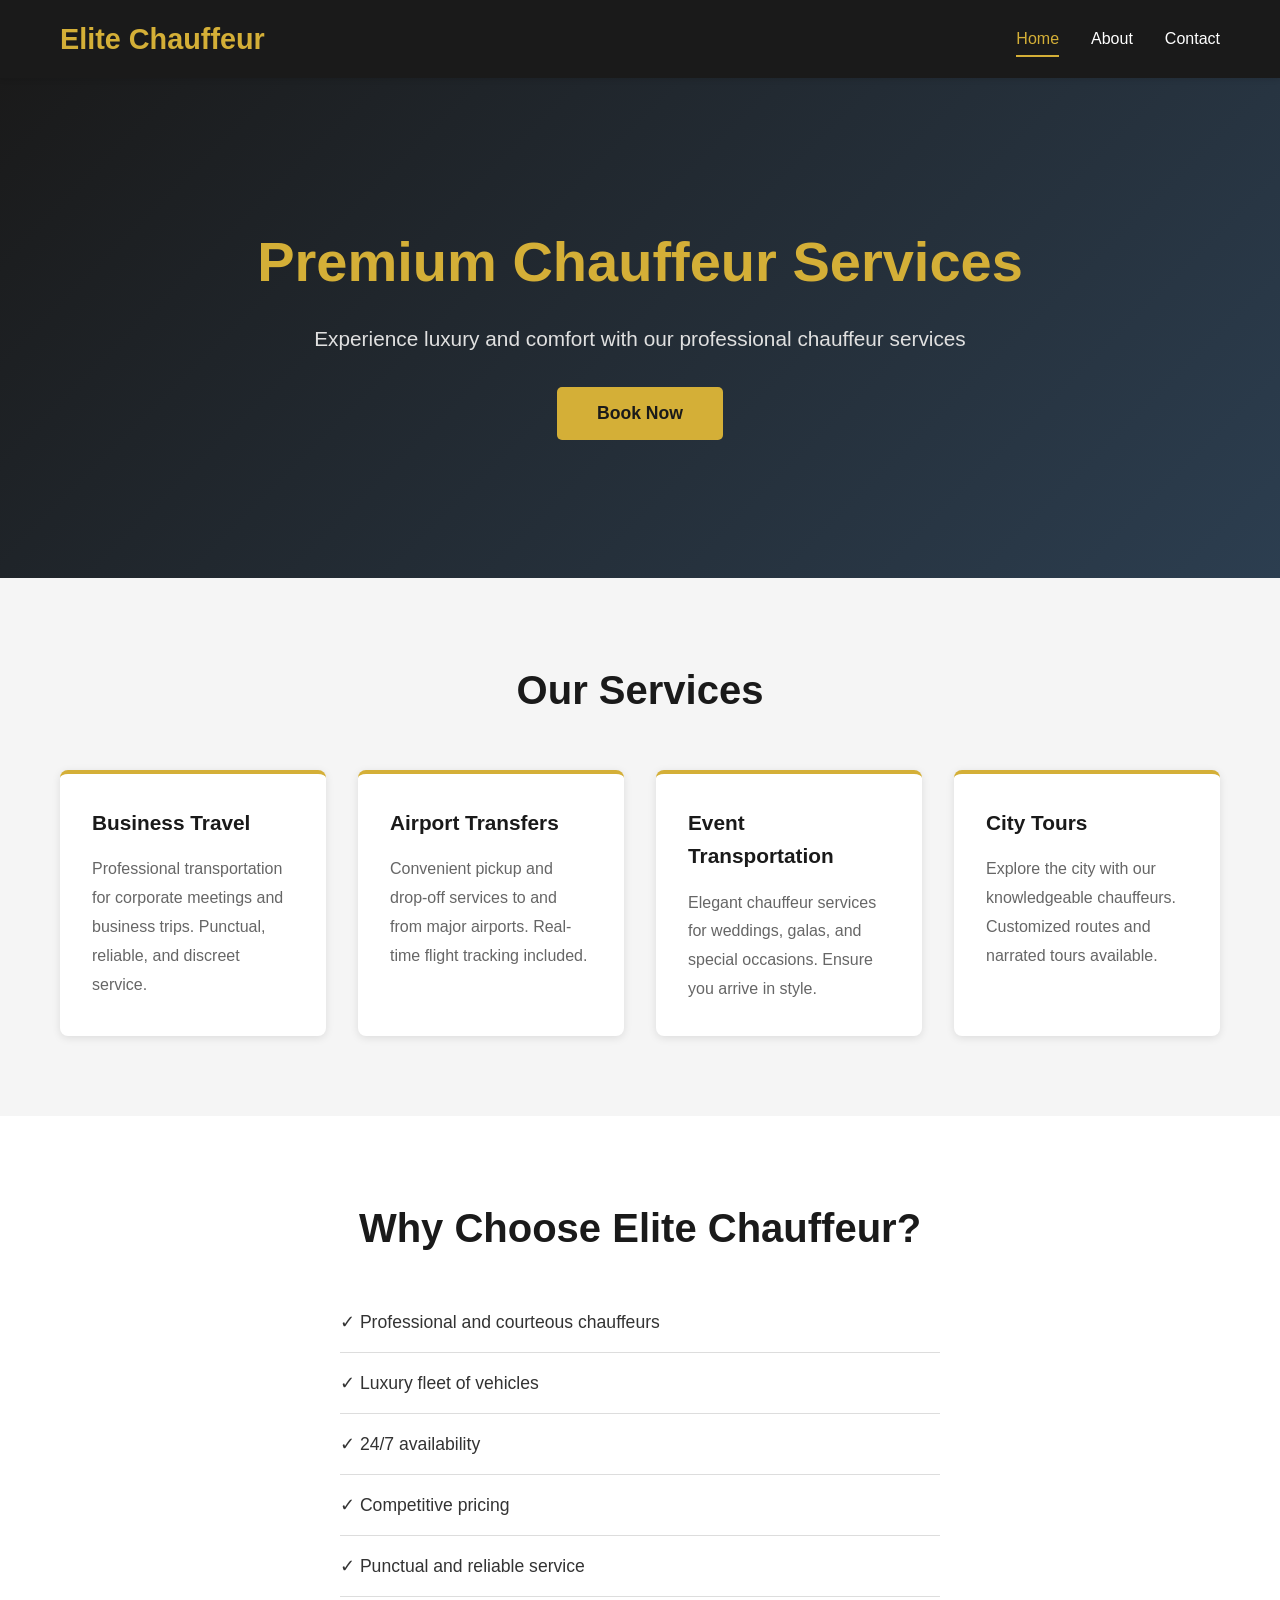
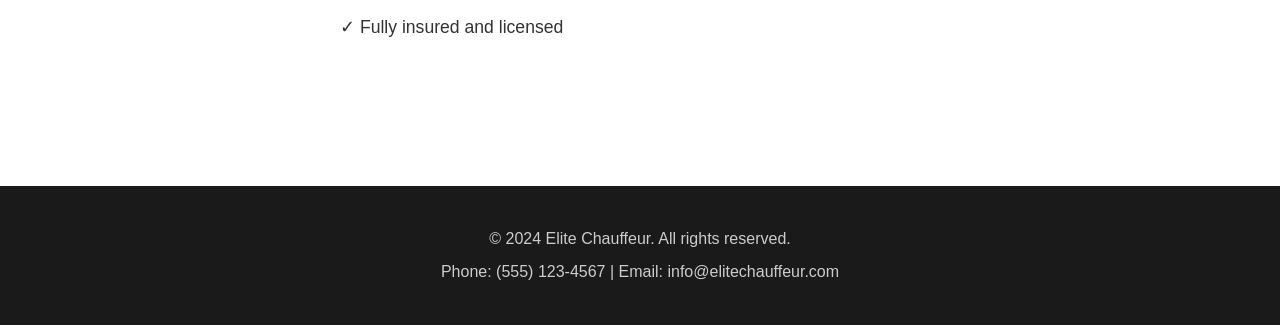
<file: index.html>
<!DOCTYPE html>
<html lang="en">
<head>
    <meta charset="UTF-8">
    <meta name="viewport" content="width=device-width, initial-scale=1.0">
    <title>Elite Chauffeur - Premium Chauffeur Services</title>
    <link rel="stylesheet" href="styles.css">
</head>
<body>
    <!-- Navigation -->
    <nav class="navbar">
        <div class="container">
            <div class="logo">Elite Chauffeur</div>
            <ul class="nav-links">
                <li><a href="index.html" class="active">Home</a></li>
                <li><a href="about.html">About</a></li>
                <li><a href="contact.html">Contact</a></li>
            </ul>
        </div>
    </nav>

    <!-- Hero Section -->
    <section class="hero">
        <div class="hero-content">
            <h1>Premium Chauffeur Services</h1>
            <p>Experience luxury and comfort with our professional chauffeur services</p>
            <a href="contact.html" class="cta-button">Book Now</a>
        </div>
    </section>

    <!-- Services Section -->
    <section class="services">
        <div class="container">
            <h2>Our Services</h2>
            <div class="services-grid">
                <div class="service-card">
                    <h3>Business Travel</h3>
                    <p>Professional transportation for corporate meetings and business trips. Punctual, reliable, and discreet service.</p>
                </div>
                <div class="service-card">
                    <h3>Airport Transfers</h3>
                    <p>Convenient pickup and drop-off services to and from major airports. Real-time flight tracking included.</p>
                </div>
                <div class="service-card">
                    <h3>Event Transportation</h3>
                    <p>Elegant chauffeur services for weddings, galas, and special occasions. Ensure you arrive in style.</p>
                </div>
                <div class="service-card">
                    <h3>City Tours</h3>
                    <p>Explore the city with our knowledgeable chauffeurs. Customized routes and narrated tours available.</p>
                </div>
            </div>
        </div>
    </section>

    <!-- Why Choose Us Section -->
    <section class="why-us">
        <div class="container">
            <h2>Why Choose Elite Chauffeur?</h2>
            <ul class="features-list">
                <li>✓ Professional and courteous chauffeurs</li>
                <li>✓ Luxury fleet of vehicles</li>
                <li>✓ 24/7 availability</li>
                <li>✓ Competitive pricing</li>
                <li>✓ Punctual and reliable service</li>
                <li>✓ Fully insured and licensed</li>
            </ul>
        </div>
    </section>

    <!-- Footer -->
    <footer class="footer">
        <div class="container">
            <p>&copy; 2024 Elite Chauffeur. All rights reserved.</p>
            <p>Phone: (555) 123-4567 | Email: info@elitechauffeur.com</p>
        </div>
    </footer>

    <script src="script.js"></script>
</body>
</html>
</file>
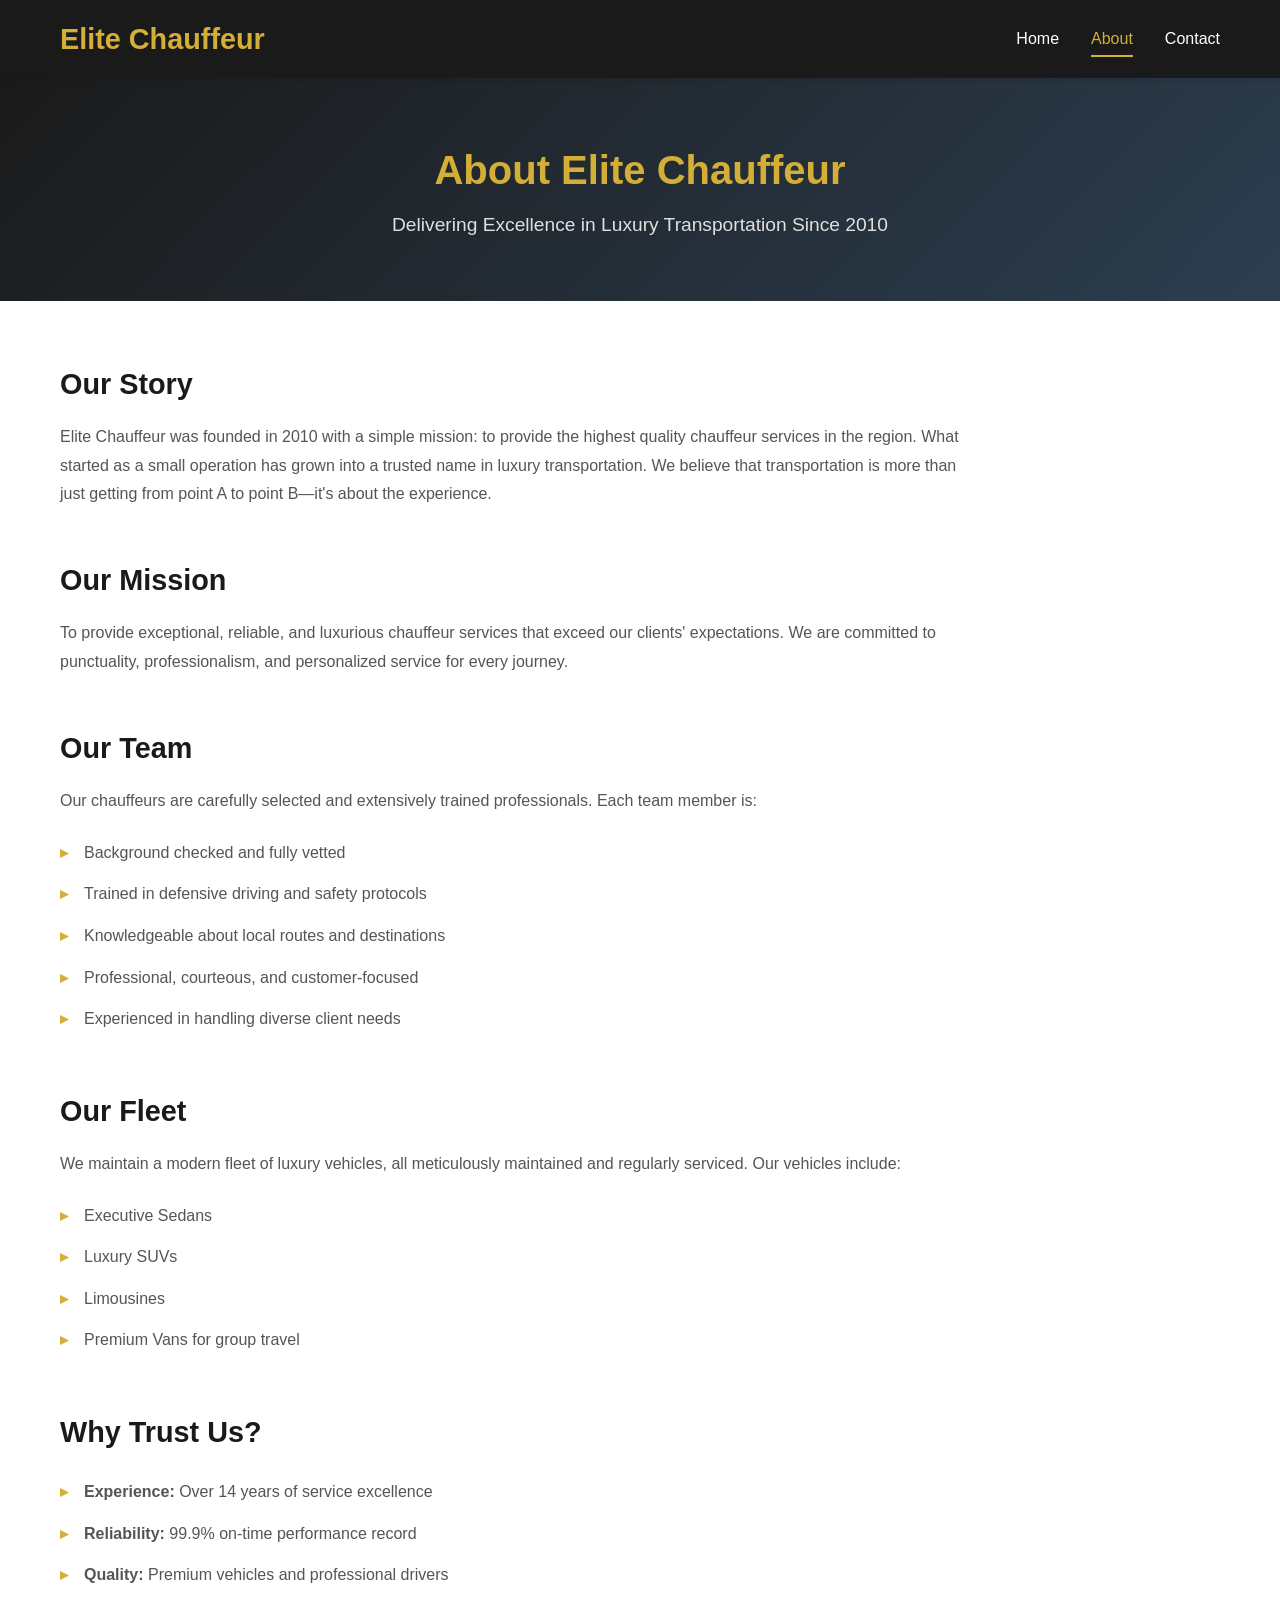
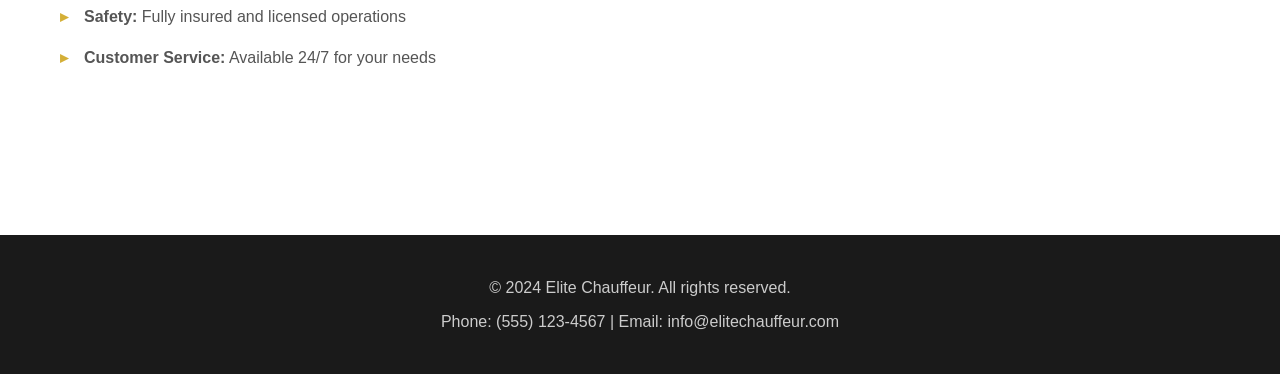
<file: about.html>
<!DOCTYPE html>
<html lang="en">
<head>
    <meta charset="UTF-8">
    <meta name="viewport" content="width=device-width, initial-scale=1.0">
    <title>About Us - Elite Chauffeur</title>
    <link rel="stylesheet" href="styles.css">
</head>
<body>
    <!-- Navigation -->
    <nav class="navbar">
        <div class="container">
            <div class="logo">Elite Chauffeur</div>
            <ul class="nav-links">
                <li><a href="index.html">Home</a></li>
                <li><a href="about.html" class="active">About</a></li>
                <li><a href="contact.html">Contact</a></li>
            </ul>
        </div>
    </nav>

    <!-- Page Header -->
    <section class="page-header">
        <div class="container">
            <h1>About Elite Chauffeur</h1>
            <p>Delivering Excellence in Luxury Transportation Since 2010</p>
        </div>
    </section>

    <!-- About Content -->
    <section class="about-content">
        <div class="container">
            <div class="about-section">
                <h2>Our Story</h2>
                <p>
                    Elite Chauffeur was founded in 2010 with a simple mission: to provide the highest quality chauffeur services 
                    in the region. What started as a small operation has grown into a trusted name in luxury transportation. 
                    We believe that transportation is more than just getting from point A to point B—it's about the experience.
                </p>
            </div>

            <div class="about-section">
                <h2>Our Mission</h2>
                <p>
                    To provide exceptional, reliable, and luxurious chauffeur services that exceed our clients' expectations. 
                    We are committed to punctuality, professionalism, and personalized service for every journey.
                </p>
            </div>

            <div class="about-section">
                <h2>Our Team</h2>
                <p>
                    Our chauffeurs are carefully selected and extensively trained professionals. Each team member is:
                </p>
                <ul class="team-qualities">
                    <li>Background checked and fully vetted</li>
                    <li>Trained in defensive driving and safety protocols</li>
                    <li>Knowledgeable about local routes and destinations</li>
                    <li>Professional, courteous, and customer-focused</li>
                    <li>Experienced in handling diverse client needs</li>
                </ul>
            </div>

            <div class="about-section">
                <h2>Our Fleet</h2>
                <p>
                    We maintain a modern fleet of luxury vehicles, all meticulously maintained and regularly serviced. 
                    Our vehicles include:
                </p>
                <ul class="fleet-list">
                    <li>Executive Sedans</li>
                    <li>Luxury SUVs</li>
                    <li>Limousines</li>
                    <li>Premium Vans for group travel</li>
                </ul>
            </div>

            <div class="about-section">
                <h2>Why Trust Us?</h2>
                <ul class="trust-list">
                    <li><strong>Experience:</strong> Over 14 years of service excellence</li>
                    <li><strong>Reliability:</strong> 99.9% on-time performance record</li>
                    <li><strong>Quality:</strong> Premium vehicles and professional drivers</li>
                    <li><strong>Safety:</strong> Fully insured and licensed operations</li>
                    <li><strong>Customer Service:</strong> Available 24/7 for your needs</li>
                </ul>
            </div>
        </div>
    </section>

    <!-- Footer -->
    <footer class="footer">
        <div class="container">
            <p>&copy; 2024 Elite Chauffeur. All rights reserved.</p>
            <p>Phone: (555) 123-4567 | Email: info@elitechauffeur.com</p>
        </div>
    </footer>

    <script src="script.js"></script>
</body>
</html>
</file>
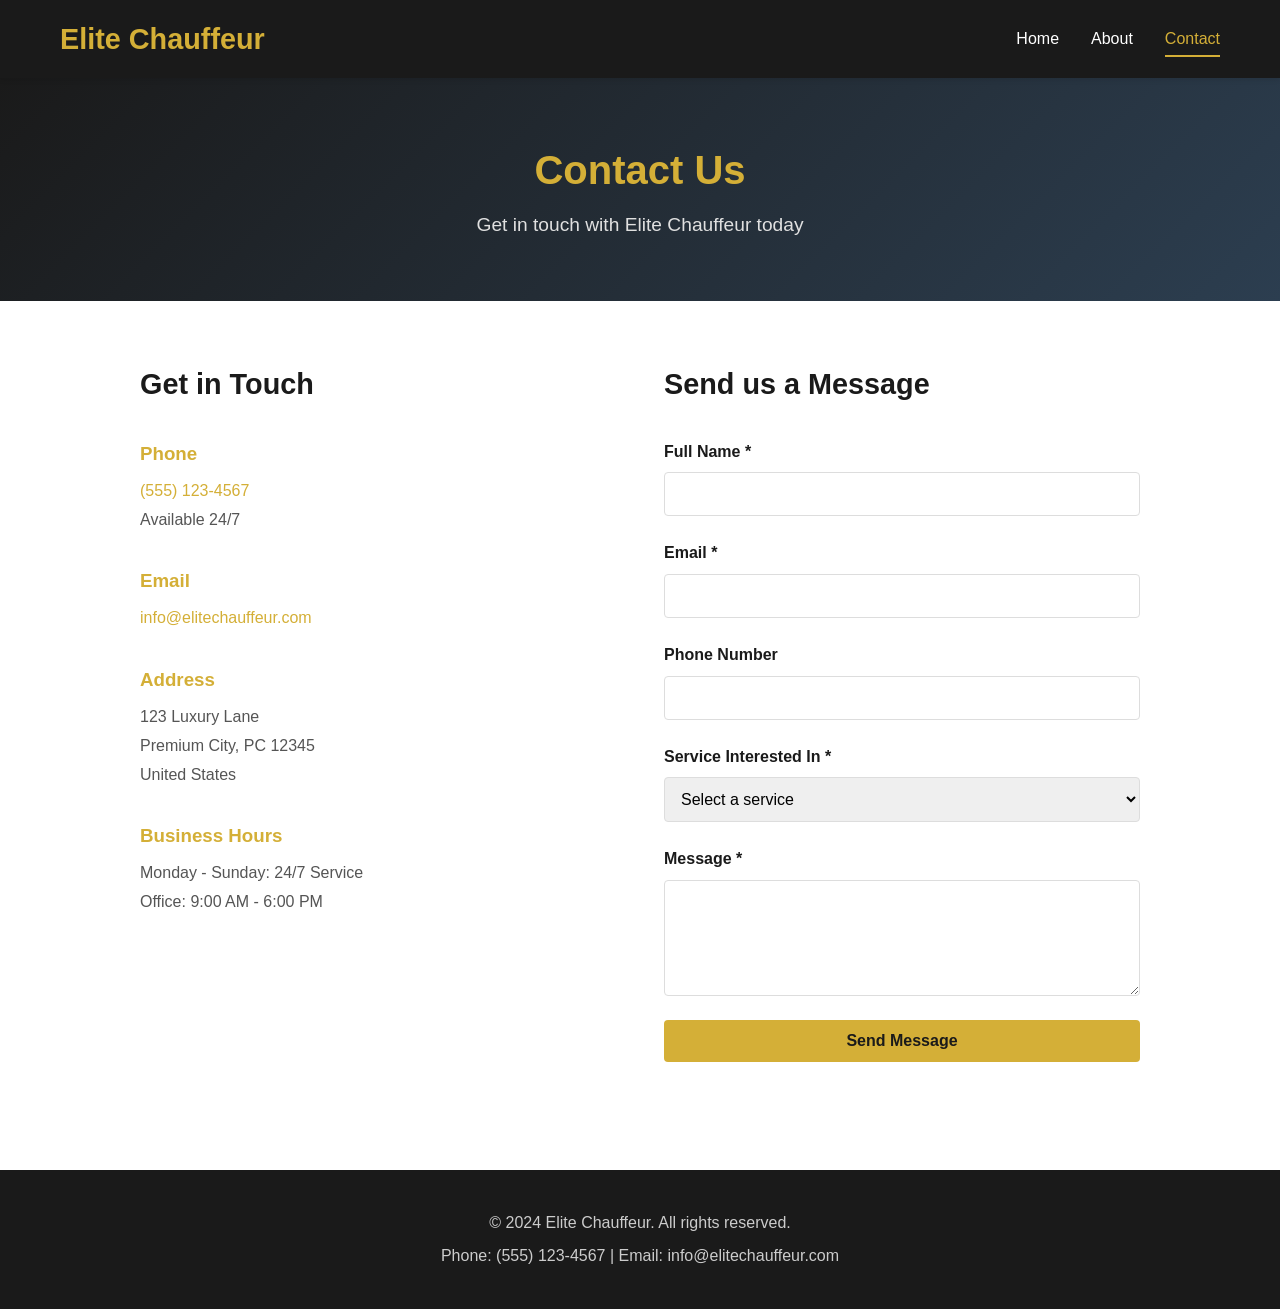
<file: contact.html>
<!DOCTYPE html>
<html lang="en">
<head>
    <meta charset="UTF-8">
    <meta name="viewport" content="width=device-width, initial-scale=1.0">
    <title>Contact Us - Elite Chauffeur</title>
    <link rel="stylesheet" href="styles.css">
</head>
<body>
    <!-- Navigation -->
    <nav class="navbar">
        <div class="container">
            <div class="logo">Elite Chauffeur</div>
            <ul class="nav-links">
                <li><a href="index.html">Home</a></li>
                <li><a href="about.html">About</a></li>
                <li><a href="contact.html" class="active">Contact</a></li>
            </ul>
        </div>
    </nav>

    <!-- Page Header -->
    <section class="page-header">
        <div class="container">
            <h1>Contact Us</h1>
            <p>Get in touch with Elite Chauffeur today</p>
        </div>
    </section>

    <!-- Contact Content -->
    <section class="contact-content">
        <div class="container">
            <div class="contact-grid">
                <!-- Contact Information -->
                <div class="contact-info">
                    <h2>Get in Touch</h2>
                    
                    <div class="info-item">
                        <h3>Phone</h3>
                        <p><a href="tel:+15551234567">(555) 123-4567</a></p>
                        <p>Available 24/7</p>
                    </div>

                    <div class="info-item">
                        <h3>Email</h3>
                        <p><a href="mailto:info@elitechauffeur.com">info@elitechauffeur.com</a></p>
                    </div>

                    <div class="info-item">
                        <h3>Address</h3>
                        <p>123 Luxury Lane<br>
                           Premium City, PC 12345<br>
                           United States</p>
                    </div>

                    <div class="info-item">
                        <h3>Business Hours</h3>
                        <p>Monday - Sunday: 24/7 Service<br>
                           Office: 9:00 AM - 6:00 PM</p>
                    </div>
                </div>

                <!-- Contact Form -->
                <div class="contact-form-container">
                    <h2>Send us a Message</h2>
                    <form class="contact-form" id="contactForm">
                        <div class="form-group">
                            <label for="name">Full Name *</label>
                            <input type="text" id="name" name="name" required>
                        </div>

                        <div class="form-group">
                            <label for="email">Email *</label>
                            <input type="email" id="email" name="email" required>
                        </div>

                        <div class="form-group">
                            <label for="phone">Phone Number</label>
                            <input type="tel" id="phone" name="phone">
                        </div>

                        <div class="form-group">
                            <label for="service">Service Interested In *</label>
                            <select id="service" name="service" required>
                                <option value="">Select a service</option>
                                <option value="business">Business Travel</option>
                                <option value="airport">Airport Transfers</option>
                                <option value="event">Event Transportation</option>
                                <option value="tour">City Tours</option>
                                <option value="other">Other</option>
                            </select>
                        </div>

                        <div class="form-group">
                            <label for="message">Message *</label>
                            <textarea id="message" name="message" rows="5" required></textarea>
                        </div>

                        <button type="submit" class="submit-button">Send Message</button>
                        <div id="formMessage" class="form-message"></div>
                    </form>
                </div>
            </div>
        </div>
    </section>

    <!-- Footer -->
    <footer class="footer">
        <div class="container">
            <p>&copy; 2024 Elite Chauffeur. All rights reserved.</p>
            <p>Phone: (555) 123-4567 | Email: info@elitechauffeur.com</p>
        </div>
    </footer>

    <script src="script.js"></script>
</body>
</html>
</file>
<file: styles.css>
* {
    margin: 0;
    padding: 0;
    box-sizing: border-box;
}

/* Variables */
:root {
    --primary-color: #1a1a1a;
    --secondary-color: #d4af37;
    --accent-color: #2c3e50;
    --light-bg: #f5f5f5;
    --text-color: #333;
    --border-color: #ddd;
}

/* Global Styles */
body {
    font-family: 'Segoe UI', Tahoma, Geneva, Verdana, sans-serif;
    line-height: 1.6;
    color: var(--text-color);
}

.container {
    max-width: 1200px;
    margin: 0 auto;
    padding: 0 20px;
}

a {
    text-decoration: none;
    color: inherit;
}

/* Navigation */
.navbar {
    background-color: var(--primary-color);
    color: white;
    padding: 1rem 0;
    position: sticky;
    top: 0;
    z-index: 100;
    box-shadow: 0 2px 5px rgba(0, 0, 0, 0.1);
}

.navbar .container {
    display: flex;
    justify-content: space-between;
    align-items: center;
}

.logo {
    font-size: 1.8rem;
    font-weight: bold;
    color: var(--secondary-color);
}

.nav-links {
    display: flex;
    list-style: none;
    gap: 2rem;
}

.nav-links a {
    color: white;
    transition: color 0.3s ease;
    padding: 0.5rem 0;
    border-bottom: 2px solid transparent;
}

.nav-links a:hover,
.nav-links a.active {
    color: var(--secondary-color);
    border-bottom-color: var(--secondary-color);
}

/* Hero Section */
.hero {
    background: linear-gradient(135deg, var(--primary-color) 0%, var(--accent-color) 100%);
    color: white;
    padding: 120px 20px;
    text-align: center;
    min-height: 500px;
    display: flex;
    align-items: center;
    justify-content: center;
}

.hero-content h1 {
    font-size: 3.5rem;
    margin-bottom: 1rem;
    color: var(--secondary-color);
}

.hero-content p {
    font-size: 1.3rem;
    margin-bottom: 2rem;
    color: #e0e0e0;
}

.cta-button {
    display: inline-block;
    background-color: var(--secondary-color);
    color: var(--primary-color);
    padding: 12px 40px;
    border-radius: 5px;
    font-weight: bold;
    font-size: 1.1rem;
    transition: all 0.3s ease;
    cursor: pointer;
}

.cta-button:hover {
    background-color: #e0c158;
    transform: translateY(-2px);
    box-shadow: 0 5px 15px rgba(212, 175, 55, 0.3);
}

/* Services Section */
.services {
    padding: 80px 20px;
    background-color: var(--light-bg);
}

.services h2 {
    text-align: center;
    font-size: 2.5rem;
    margin-bottom: 3rem;
    color: var(--primary-color);
}

.services-grid {
    display: grid;
    grid-template-columns: repeat(auto-fit, minmax(250px, 1fr));
    gap: 2rem;
}

.service-card {
    background: white;
    padding: 2rem;
    border-radius: 8px;
    box-shadow: 0 2px 8px rgba(0, 0, 0, 0.1);
    transition: transform 0.3s ease, box-shadow 0.3s ease;
    border-top: 4px solid var(--secondary-color);
}

.service-card:hover {
    transform: translateY(-5px);
    box-shadow: 0 5px 20px rgba(0, 0, 0, 0.15);
}

.service-card h3 {
    color: var(--primary-color);
    margin-bottom: 1rem;
    font-size: 1.3rem;
}

.service-card p {
    color: #666;
    line-height: 1.8;
}

/* Why Us Section */
.why-us {
    padding: 80px 20px;
    background-color: white;
}

.why-us h2 {
    text-align: center;
    font-size: 2.5rem;
    margin-bottom: 2rem;
    color: var(--primary-color);
}

.features-list {
    list-style: none;
    max-width: 600px;
    margin: 0 auto;
}

.features-list li {
    font-size: 1.1rem;
    padding: 1rem 0;
    color: #333;
    border-bottom: 1px solid var(--border-color);
}

.features-list li:last-child {
    border-bottom: none;
}

/* Page Header */
.page-header {
    background: linear-gradient(135deg, var(--primary-color) 0%, var(--accent-color) 100%);
    color: white;
    padding: 60px 20px;
    text-align: center;
}

.page-header h1 {
    font-size: 2.5rem;
    margin-bottom: 0.5rem;
    color: var(--secondary-color);
}

.page-header p {
    font-size: 1.2rem;
    color: #e0e0e0;
}

/* About Content */
.about-content {
    padding: 60px 20px;
}

.about-section {
    margin-bottom: 3rem;
    max-width: 900px;
}

.about-section h2 {
    color: var(--primary-color);
    font-size: 1.8rem;
    margin-bottom: 1rem;
}

.about-section p {
    color: #555;
    line-height: 1.8;
    margin-bottom: 1rem;
}

.team-qualities,
.fleet-list,
.trust-list {
    list-style: none;
    margin-left: 0;
}

.team-qualities li,
.fleet-list li,
.trust-list li {
    padding: 0.5rem 0;
    padding-left: 1.5rem;
    position: relative;
    color: #555;
}

.team-qualities li:before,
.fleet-list li:before,
.trust-list li:before {
    content: "▸";
    position: absolute;
    left: 0;
    color: var(--secondary-color);
    font-weight: bold;
}

/* Contact Content */
.contact-content {
    padding: 60px 20px;
}

.contact-grid {
    display: grid;
    grid-template-columns: 1fr 1fr;
    gap: 3rem;
    max-width: 1000px;
    margin: 0 auto;
}

.contact-info h2,
.contact-form-container h2 {
    color: var(--primary-color);
    font-size: 1.8rem;
    margin-bottom: 2rem;
}

.info-item {
    margin-bottom: 2rem;
}

.info-item h3 {
    color: var(--secondary-color);
    margin-bottom: 0.5rem;
}

.info-item p {
    color: #555;
    line-height: 1.8;
}

.info-item a {
    color: var(--secondary-color);
    transition: color 0.3s ease;
}

.info-item a:hover {
    color: #e0c158;
}

/* Contact Form */
.contact-form {
    display: flex;
    flex-direction: column;
}

.form-group {
    margin-bottom: 1.5rem;
    display: flex;
    flex-direction: column;
}

.form-group label {
    font-weight: 600;
    color: var(--primary-color);
    margin-bottom: 0.5rem;
}

.form-group input,
.form-group textarea,
.form-group select {
    padding: 0.75rem;
    border: 1px solid var(--border-color);
    border-radius: 4px;
    font-family: inherit;
    font-size: 1rem;
    transition: border-color 0.3s ease;
}

.form-group input:focus,
.form-group textarea:focus,
.form-group select:focus {
    outline: none;
    border-color: var(--secondary-color);
    box-shadow: 0 0 5px rgba(212, 175, 55, 0.2);
}

.submit-button {
    background-color: var(--secondary-color);
    color: var(--primary-color);
    padding: 12px 30px;
    border: none;
    border-radius: 4px;
    font-weight: bold;
    cursor: pointer;
    font-size: 1rem;
    transition: all 0.3s ease;
}

.submit-button:hover {
    background-color: #e0c158;
    transform: translateY(-2px);
    box-shadow: 0 5px 15px rgba(212, 175, 55, 0.3);
}

.form-message {
    margin-top: 1rem;
    padding: 1rem;
    border-radius: 4px;
    display: none;
    text-align: center;
}

.form-message.success {
    display: block;
    background-color: #d4edda;
    color: #155724;
    border: 1px solid #c3e6cb;
}

.form-message.error {
    display: block;
    background-color: #f8d7da;
    color: #721c24;
    border: 1px solid #f5c6cb;
}

/* Footer */
.footer {
    background-color: var(--primary-color);
    color: white;
    text-align: center;
    padding: 2rem 20px;
    margin-top: 3rem;
}

.footer p {
    margin: 0.5rem 0;
    color: #ccc;
}

/* Responsive Design */
@media (max-width: 768px) {
    .nav-links {
        gap: 1rem;
    }

    .hero-content h1 {
        font-size: 2rem;
    }

    .hero-content p {
        font-size: 1rem;
    }

    .services-grid {
        grid-template-columns: 1fr;
    }

    .contact-grid {
        grid-template-columns: 1fr;
    }

    .page-header h1 {
        font-size: 1.8rem;
    }

    .services h2,
    .why-us h2 {
        font-size: 1.8rem;
    }
}
</file>
